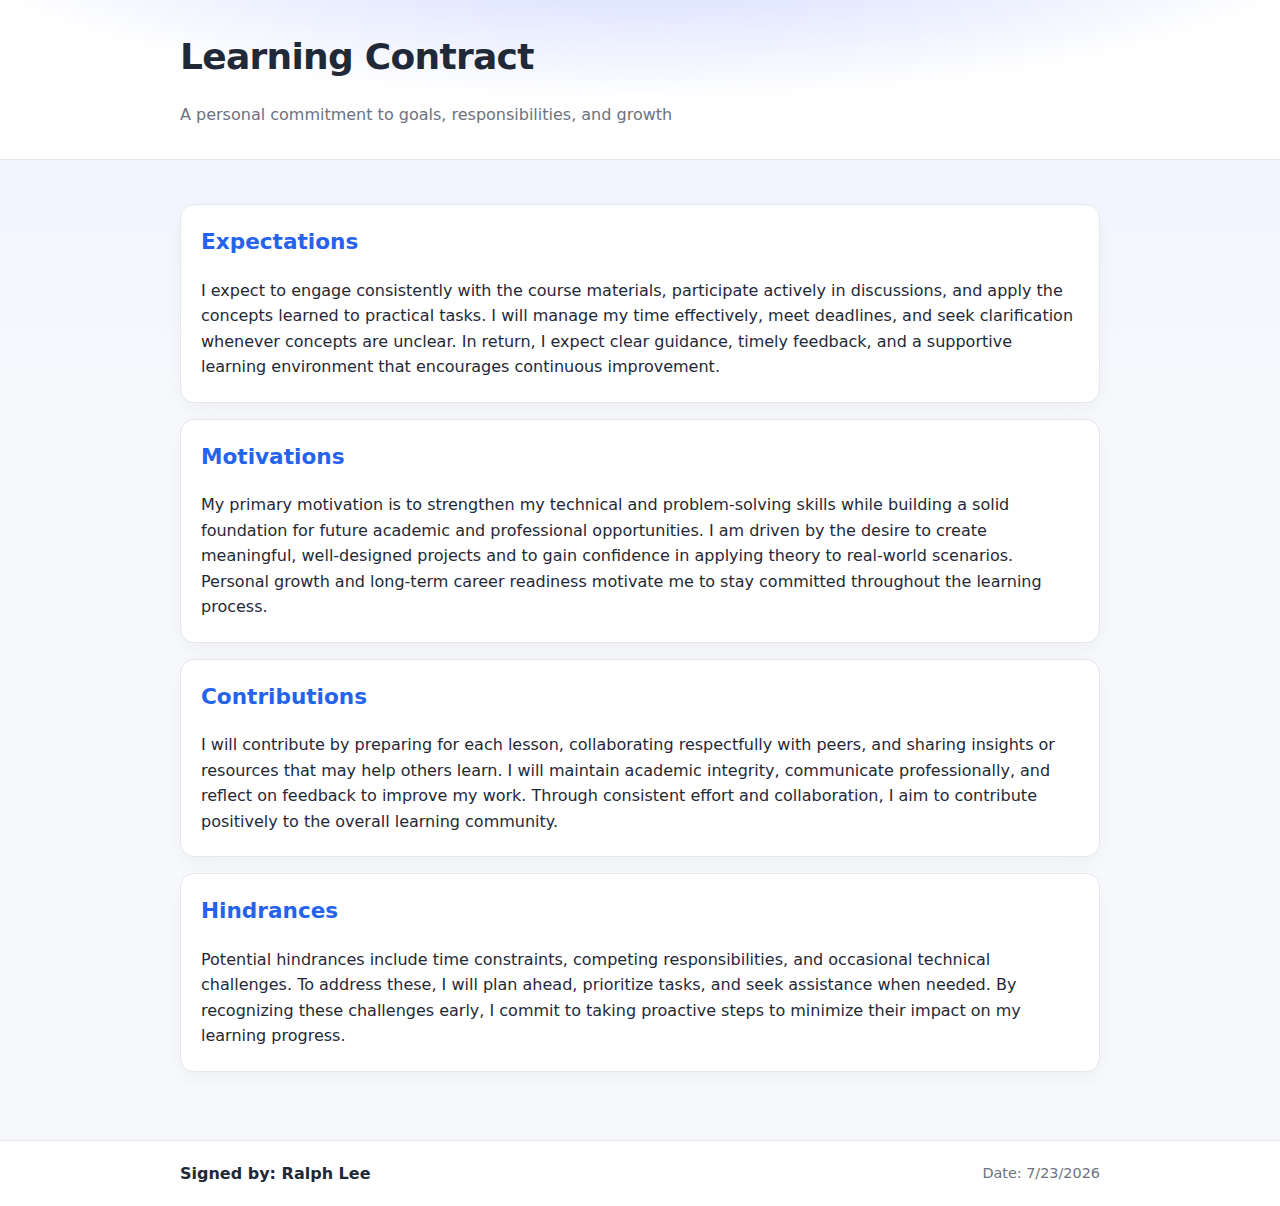
<file: index.html>
<!DOCTYPE html>
<html lang="en">
<head>
  <meta charset="UTF-8" />
  <meta name="viewport" content="width=device-width, initial-scale=1.0" />
  <title>Learning Contract</title>
  <style>
    :root {
      --bg: #f7f9fc;
      --card: #ffffff;
      --text: #1f2937;
      --muted: #6b7280;
      --accent: #2563eb;
      --border: #e5e7eb;
    }

    * { box-sizing: border-box; }

    body {
      margin: 0;
      font-family: system-ui, -apple-system, Segoe UI, Roboto, Helvetica, Arial, sans-serif;
      color: var(--text);
      background: linear-gradient(180deg, #eef2ff 0%, var(--bg) 35%);
      line-height: 1.6;
    }

    header {
      background: radial-gradient(1200px 300px at 50% -50%, #c7d2fe, transparent 60%), var(--card);
      border-bottom: 1px solid var(--border);
    }

    .container {
      max-width: 960px;
      padding: 1.25rem;
      margin: 0 auto;
    }

    h1 {
      margin: 0.5rem 0 0.25rem;
      font-size: clamp(1.5rem, 3vw, 2.25rem);
      letter-spacing: -0.02em;
    }

    .subtitle {
      color: var(--muted);
      margin-bottom: 0.75rem;
    }

    main {
      padding: 1.5rem 0 2rem;
    }

    section {
      background: var(--card);
      border: 1px solid var(--border);
      border-radius: 14px;
      padding: 1.25rem 1.25rem 1.35rem;
      margin-bottom: 1rem;
      box-shadow: 0 8px 20px rgba(0,0,0,0.04);
    }

    section h2 {
      margin-top: 0;
      font-size: clamp(1.1rem, 2.5vw, 1.35rem);
      color: var(--accent);
    }

    section p {
      margin: 0.5rem 0 0;
    }

    footer {
      border-top: 1px solid var(--border);
      background: var(--card);
    }

    .sign {
      display: flex;
      flex-wrap: wrap;
      align-items: center;
      justify-content: space-between;
      gap: 0.75rem;
    }

    .signature {
      font-weight: 600;
    }

    .date {
      color: var(--muted);
      font-size: 0.9rem;
    }

    /* Responsive tweaks */
    @media (max-width: 640px) {
      .container { padding: 1rem; }
      section { padding: 1rem; }
    }
  </style>
</head>
<body>
  <header>
    <div class="container">
      <h1>Learning Contract</h1>
      <p class="subtitle">A personal commitment to goals, responsibilities, and growth</p>
    </div>
  </header>

  <main>
    <div class="container">
      <section id="expectations">
        <h2>Expectations</h2>
        <p>
          I expect to engage consistently with the course materials, participate actively in discussions, and apply the concepts learned to practical tasks. I will manage my time effectively, meet deadlines, and seek clarification whenever concepts are unclear. In return, I expect clear guidance, timely feedback, and a supportive learning environment that encourages continuous improvement.
        </p>
      </section>

      <section id="motivations">
        <h2>Motivations</h2>
        <p>
          My primary motivation is to strengthen my technical and problem-solving skills while building a solid foundation for future academic and professional opportunities. I am driven by the desire to create meaningful, well-designed projects and to gain confidence in applying theory to real-world scenarios. Personal growth and long-term career readiness motivate me to stay committed throughout the learning process.
        </p>
      </section>

      <section id="contributions">
        <h2>Contributions</h2>
        <p>
          I will contribute by preparing for each lesson, collaborating respectfully with peers, and sharing insights or resources that may help others learn. I will maintain academic integrity, communicate professionally, and reflect on feedback to improve my work. Through consistent effort and collaboration, I aim to contribute positively to the overall learning community.
        </p>
      </section>

      <section id="hindrances">
        <h2>Hindrances</h2>
        <p>
          Potential hindrances include time constraints, competing responsibilities, and occasional technical challenges. To address these, I will plan ahead, prioritize tasks, and seek assistance when needed. By recognizing these challenges early, I commit to taking proactive steps to minimize their impact on my learning progress.
        </p>
      </section>
    </div>
  </main>

  <footer>
    <div class="container sign">
      <div class="signature">Signed by: Ralph Lee</div>
      <div class="date">Date: <span id="date"></span></div>
    </div>
  </footer>

  <script>
    // Auto-fill today's date
    const d = new Date();
    document.getElementById('date').textContent = d.toLocaleDateString();
  </script>
</body>
</html>
</file>
